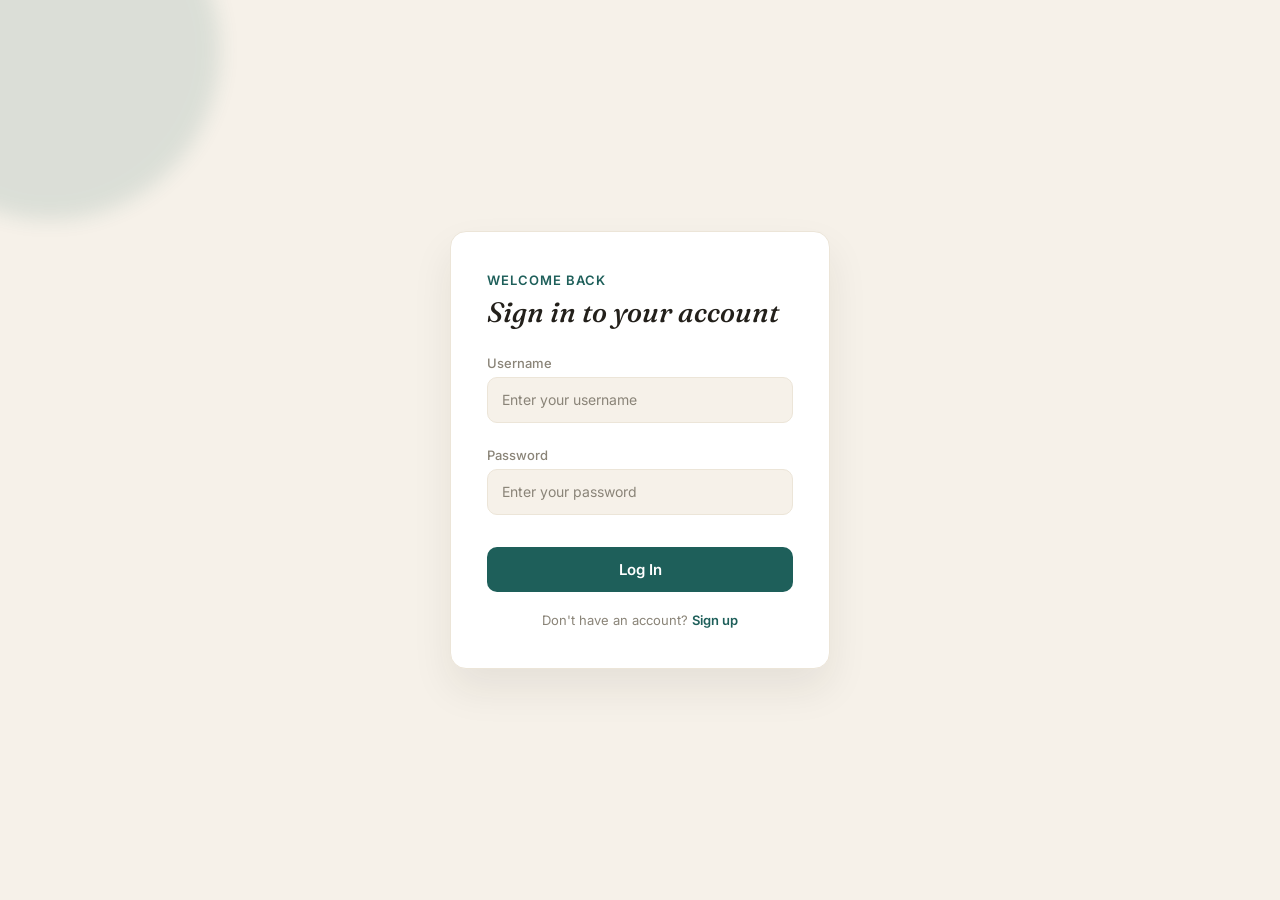
<file: login-light.html>
<!DOCTYPE html>
<html lang="en">
<head>
  <meta charset="UTF-8">
  <meta name="viewport" content="width=device-width, initial-scale=1.0">
  <title>Login</title>
  <link rel="preconnect" href="https://fonts.googleapis.com">
  <link rel="preconnect" href="https://fonts.gstatic.com" crossorigin>
  <link href="https://fonts.googleapis.com/css2?family=Fraunces:ital,opsz,wght@0,9..144,500;1,9..144,500&family=Inter:wght@400;500;600&display=swap" rel="stylesheet">
  <style>
    *,
    *::before,
    *::after {
      margin: 0;
      padding: 0;
      box-sizing: border-box;
    }

    :root {
      --bg: #f6f1e9;
      --card: #ffffff;
      --ink: #23201b;
      --muted: #8a8478;
      --accent: #1e5f5a;
      --accent-soft: #cde8e3;
      --border: #ece5d8;

      --font-display: "Fraunces", serif;
      --font-body: "Inter", sans-serif;

      --radius: 16px;
    }

    body {
      min-height: 100vh;
      display: flex;
      align-items: center;
      justify-content: center;
      background-color: var(--bg);
      font-family: var(--font-body);
      color: var(--ink);
      overflow: hidden;
    }

    .blob {
      position: absolute;
      top: -120px;
      left: -120px;
      width: 340px;
      height: 340px;
      border-radius: 50%;
      background: var(--accent);
      opacity: 0.12;
      filter: blur(10px);
    }

    .login__form {
      width: 380px;
      max-width: 90vw;
      padding: 40px 36px;
      background: var(--card);
      border: 1px solid var(--border);
      border-radius: var(--radius);
      box-shadow: 0 20px 40px rgba(35, 32, 27, 0.08);
    }

    .login__eyebrow {
      font-size: 13px;
      font-weight: 600;
      letter-spacing: 1px;
      text-transform: uppercase;
      color: var(--accent);
    }

    .login__title {
      margin-top: 6px;
      font-family: var(--font-display);
      font-style: italic;
      font-size: 28px;
      font-weight: 500;
      line-height: 1.3;
    }

    .field {
      margin-top: 24px;
    }

    label {
      display: block;
      margin-bottom: 6px;
      font-size: 13px;
      font-weight: 500;
      color: var(--muted);
    }

    input {
      width: 100%;
      height: 46px;
      padding: 0 14px;
      background: var(--bg);
      border: 1px solid var(--border);
      border-radius: 10px;
      font-family: inherit;
      font-size: 14px;
      color: var(--ink);
      transition: border-color 0.15s ease, box-shadow 0.15s ease;
    }

    input::placeholder {
      color: var(--muted);
    }

    input:focus {
      outline: none;
      border-color: var(--accent);
      box-shadow: 0 0 0 4px var(--accent-soft);
    }

    .login__submit {
      width: 100%;
      margin-top: 32px;
      padding: 13px 0;
      background: var(--accent);
      color: #ffffff;
      font-family: inherit;
      font-size: 15px;
      font-weight: 600;
      border: none;
      border-radius: 10px;
      cursor: pointer;
      transition: opacity 0.15s ease;
    }

    .login__submit:hover {
      opacity: 0.9;
    }

    .login__footer {
      margin-top: 20px;
      font-size: 13px;
      text-align: center;
      color: var(--muted);
    }

    .login__footer a {
      color: var(--accent);
      font-weight: 600;
      text-decoration: none;
    }

    .login__footer a:hover {
      text-decoration: underline;
    }

    @media (max-width: 420px) {
      .login__form {
        padding: 32px 24px;
      }
    }
  </style>
</head>
<body>

  <span class="blob" aria-hidden="true"></span>

  <main class="login">
    <form class="login__form" action="#" method="post" novalidate>
      <p class="login__eyebrow">Welcome back</p>
      <h1 class="login__title">Sign in to your account</h1>

      <div class="field">
        <label for="username">Username</label>
        <input type="text" id="username" name="username" placeholder="Enter your username" autocomplete="username" required>
      </div>

      <div class="field">
        <label for="password">Password</label>
        <input type="password" id="password" name="password" placeholder="Enter your password" autocomplete="current-password" required>
      </div>

      <button type="submit" class="login__submit">Log In</button>

      <p class="login__footer">Don't have an account? <a href="#">Sign up</a></p>
    </form>
  </main>

</body>
</html>
</file>
